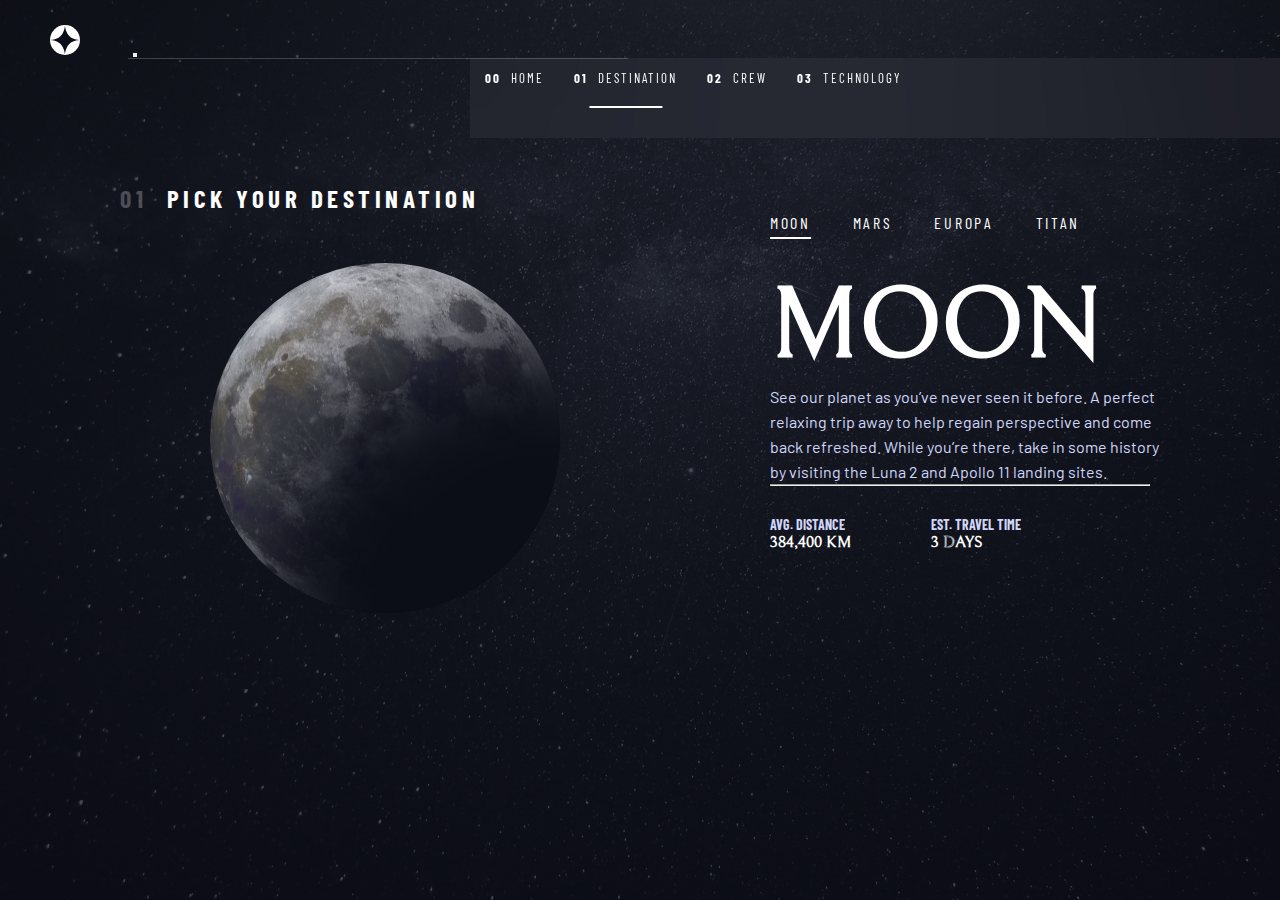
<file: destination.html>
<!DOCTYPE html>
<html lang="en">
<head>
  <meta charset="UTF-8">
  <meta name="viewport" content="width=device-width, initial-scale=1.0">
  <link rel="stylesheet" href="https://cdn.jsdelivr.net/npm/bootstrap@5.2.3/dist/css/bootstrap.min.css" integrity="sha384-rbsA2VBKQhggwzxH7pPCaAqO46MgnOM80zW1RWuH61DGLwZJEdK2Kadq2F9CUG65" crossorigin="anonymous">
  <link rel="stylesheet" href="./css/destination.css">
   <title>Space</title>
</head>
<body>
  
<nav class="navbar navbar-expand-lg">
  <a class="navbar-brand" href="#">
    <img src="./images/logo.svg" width="30" height="30" alt="logo">
  </a>
  <button class="navbar-toggler" type="button" data-toggle="collapse" data-target="#navbarSupportedContent" aria-controls="navbarSupportedContent" aria-expanded="false" aria-label="Toggle navigation">
    <span class="navbar-toggler-icon"></span>
  </button>
  <div class="hline"></div>
  <div class="collapse navbar-collapse" id="navbarSupportedContent">

    <ul class="navbar-nav ">
      <li class="nav-item ">
        <a class="nav-link" href="./home.html">
          <span class="nav-no">00</span> HOME
        </a>
      </li>
      <li class="nav-item active">
        <a class="nav-link" href="./destination.html">
          <span class="nav-no">01</span> DESTINATION
        </a>
      </li>
      <li class="nav-item">
        <a class="nav-link" href="#">
          <span class="nav-no">02</span> CREW
        </a>
      </li>
      <li class="nav-item">
        <a class="nav-link" href="#">
          <span class="nav-no">03</span> TECHNOLOGY
        </a>
      </li>
    
    </ul>
   
  </div>
</nav>

<div class="wrapper">
  <div class="pick">
    <h3><span>01</span> PICK YOUR DESTINATION</h3>
    <img width="350px" src="./images/moon.svg" alt="moon">
  </div>
  <div class="moon">
    <ul class="desti">
      <li class="m active">
       <a href="">MOON</a> 
      </li>
      <li class="m">
        <a href="">MARS</a>
      </li>
      <li class="m">
        <a href="">EUROPA</a>
      </li>
      <li class="m">
        <a href="">TITAN</a>
      </li>
    </ul>
    <h2>MOON</h2>
    <p>See our planet as you’ve never seen it before. A perfect relaxing trip away to help regain perspective and come back refreshed. While you’re there, take in some history by visiting the Luna 2 and Apollo 11 landing sites.</p>

    <hr>

    <div class="travel">
      <div class="distance">
        <h6>AVG. DISTANCE</h6>
        <h4>384,400 KM</h4>
      </div>
      <div class="time">
        <h6>EST. TRAVEL TIME</h6>
        <h4>3 DAYS</h4>
      </div>
    </div>
  </div>
</div>
  
</body>
</html>
</file>
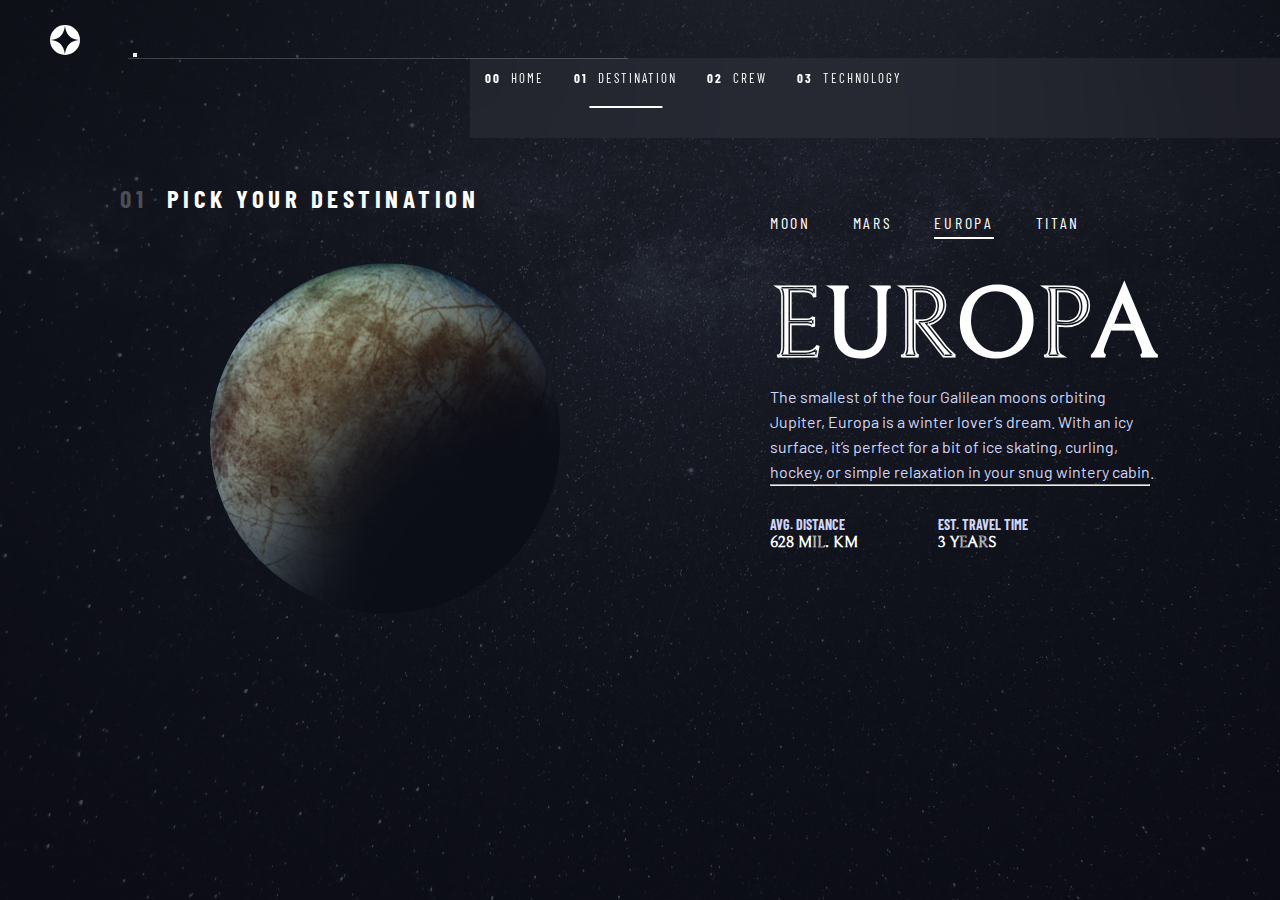
<file: destinations/europa.html>
<!DOCTYPE html>
<html lang="en">
<head>
  <meta charset="UTF-8">
  <meta name="viewport" content="width=device-width, initial-scale=1.0">
  <link rel="stylesheet" href="https://cdn.jsdelivr.net/npm/bootstrap@5.2.3/dist/css/bootstrap.min.css" integrity="sha384-rbsA2VBKQhggwzxH7pPCaAqO46MgnOM80zW1RWuH61DGLwZJEdK2Kadq2F9CUG65" crossorigin="anonymous">
  <link rel="stylesheet" href="../css/destination.css">
   <title>Space</title>
</head>
<body>
  
<nav class="navbar navbar-expand-lg">
  <a class="navbar-brand" href="#">
    <img src="../images/logo.svg" width="30" height="30" alt="logo">
  </a>
  <button class="navbar-toggler" type="button" data-toggle="collapse" data-target="#navbarSupportedContent" aria-controls="navbarSupportedContent" aria-expanded="false" aria-label="Toggle navigation">
    <span class="navbar-toggler-icon"></span>
  </button>
  <div class="hline"></div>
  <div class="collapse navbar-collapse" id="navbarSupportedContent">

    <ul class="navbar-nav ">
      <li class="nav-item ">
        <a class="nav-link" href="../home.html">
          <span class="nav-no">00</span> HOME
        </a>
      </li>
      <li class="nav-item active">
        <a class="nav-link" href="./destination.html">
          <span class="nav-no">01</span> DESTINATION
        </a>
      </li>
      <li class="nav-item">
        <a class="nav-link" href="../crew/commander.html">
          <span class="nav-no">02</span> CREW
        </a>
      </li>
      <li class="nav-item">
        <a class="nav-link" href="../technology/port.html">
          <span class="nav-no">03</span> TECHNOLOGY
        </a>
      </li>
    
    </ul>
   
  </div>
</nav>

<div class="wrapper">
  <div class="pick">
    <h3><span>01</span> PICK YOUR DESTINATION</h3>
    <img width="350px" src="../images/europa.svg" alt="europa">
  </div>
  <div class="moon">
    <ul class="desti">
      <li class="mo ">
       <a href="./moon.html">MOON</a> 
      </li>
      <li class="ma ">
        <a href="./mars.html">MARS</a>
      </li>
      <li class="e active">
        <a href="./europa.html">EUROPA</a>
      </li>
      <li class="t">
        <a href="./titan.html">TITAN</a>
      </li>
    </ul>
    <h2>EUROPA</h2>
    <p>The smallest of the four Galilean moons orbiting Jupiter, Europa is a winter lover’s dream. With an icy surface, it’s perfect for a bit of ice skating, curling, hockey, or simple relaxation in your snug wintery cabin.</p>

    <hr>

    <div class="travel">
      <div class="distance">
        <h6>AVG. DISTANCE</h6>
        <h4>628 MIL. KM</h4>
      </div>
      <div class="time">
        <h6>EST. TRAVEL TIME</h6>
        <h4>3 YEARS</h4>
      </div>
    </div>
  </div>
</div>
  
</body>
</html>
</file>
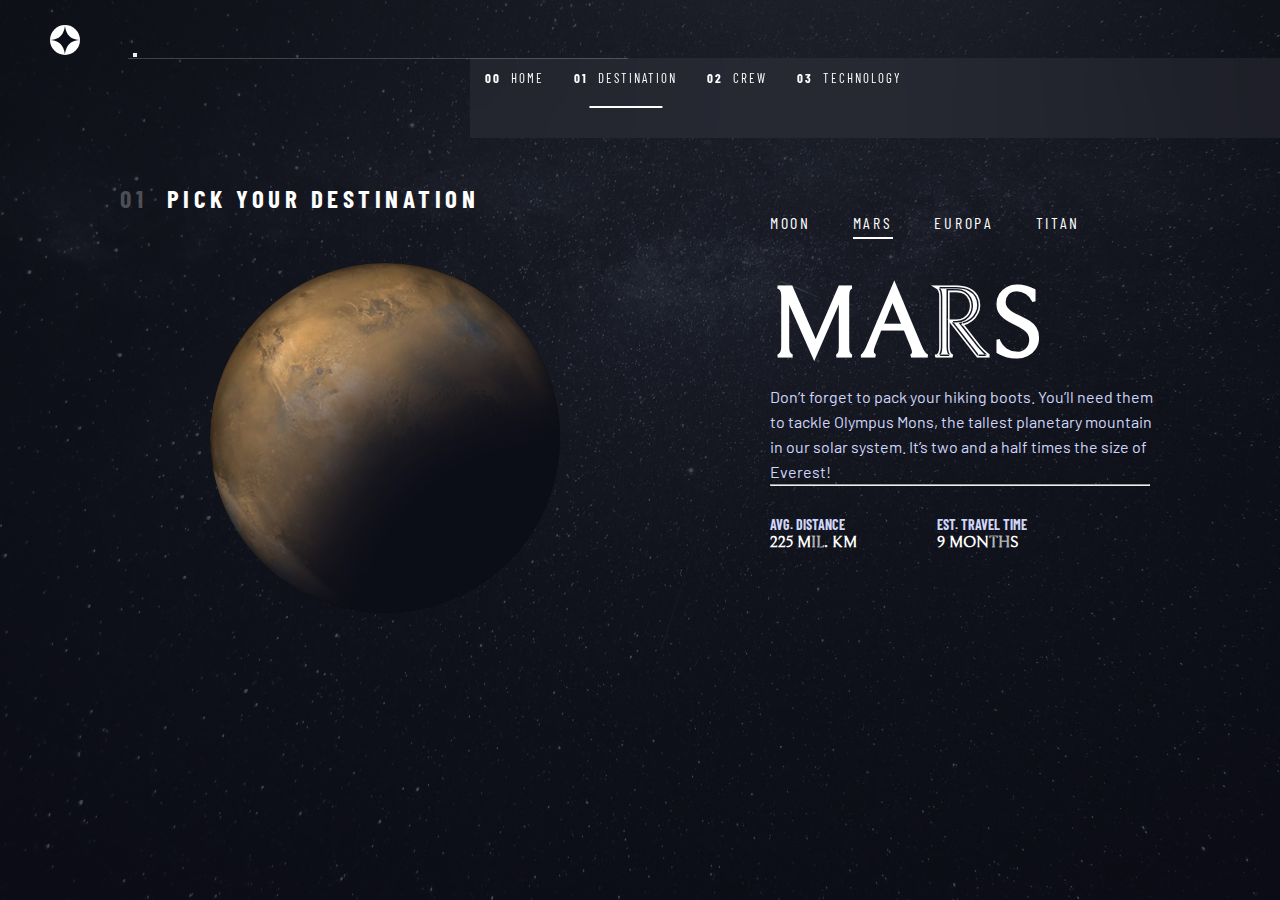
<file: destinations/mars.html>
<!DOCTYPE html>
<html lang="en">
<head>
  <meta charset="UTF-8">
  <meta name="viewport" content="width=device-width, initial-scale=1.0">
  <link rel="stylesheet" href="https://cdn.jsdelivr.net/npm/bootstrap@5.2.3/dist/css/bootstrap.min.css" integrity="sha384-rbsA2VBKQhggwzxH7pPCaAqO46MgnOM80zW1RWuH61DGLwZJEdK2Kadq2F9CUG65" crossorigin="anonymous">
  <link rel="stylesheet" href="../css/destination.css">
   <title>Space</title>
</head>
<body>
  
<nav class="navbar navbar-expand-lg">
  <a class="navbar-brand" href="#">
    <img src="../images/logo.svg" width="30" height="30" alt="logo">
  </a>
  <button class="navbar-toggler" type="button" data-toggle="collapse" data-target="#navbarSupportedContent" aria-controls="navbarSupportedContent" aria-expanded="false" aria-label="Toggle navigation">
    <span class="navbar-toggler-icon"></span>
  </button>
  <div class="hline"></div>
  <div class="collapse navbar-collapse" id="navbarSupportedContent">

    <ul class="navbar-nav ">
      <li class="nav-item ">
        <a class="nav-link" href="../home.html">
          <span class="nav-no">00</span> HOME
        </a>
      </li>
      <li class="nav-item active">
        <a class="nav-link" href="./destination.html">
          <span class="nav-no">01</span> DESTINATION
        </a>
      </li>
      <li class="nav-item">
        <a class="nav-link" href="../crew/commander.html">
          <span class="nav-no">02</span> CREW
        </a>
      </li>
      <li class="nav-item">
        <a class="nav-link" href="../technology/port.html">
          <span class="nav-no">03</span> TECHNOLOGY
        </a>
      </li>
    
    </ul>
   
  </div>
</nav>

<div class="wrapper">
  <div class="pick">
    <h3><span>01</span> PICK YOUR DESTINATION</h3>
    <img width="350px" src="../images/mars.svg" alt="mars">
  </div>
  <div class="moon">
    <ul class="desti">
      <li class="mo ">
       <a href="./moon.html">MOON</a> 
      </li>
      <li class="ma active">
        <a href="./mars.html">MARS</a>
      </li>
      <li class="e">
        <a href="./europa.html">EUROPA</a>
      </li>
      <li class="t">
        <a href="./titan.html">TITAN</a>
      </li>
    </ul>
    <h2>MARS</h2>
    <p>Don’t forget to pack your hiking boots. You’ll need them to tackle Olympus Mons, the tallest planetary mountain in our solar system. It’s two and a half times the size of Everest!</p>

    <hr>

    <div class="travel">
      <div class="distance">
        <h6>AVG. DISTANCE</h6>
        <h4>225 MIL. KM</h4>
      </div>
      <div class="time">
        <h6>EST. TRAVEL TIME</h6>
        <h4>9 MONTHS</h4>
      </div>
    </div>
  </div>
</div>
  
</body>
</html>
</file>
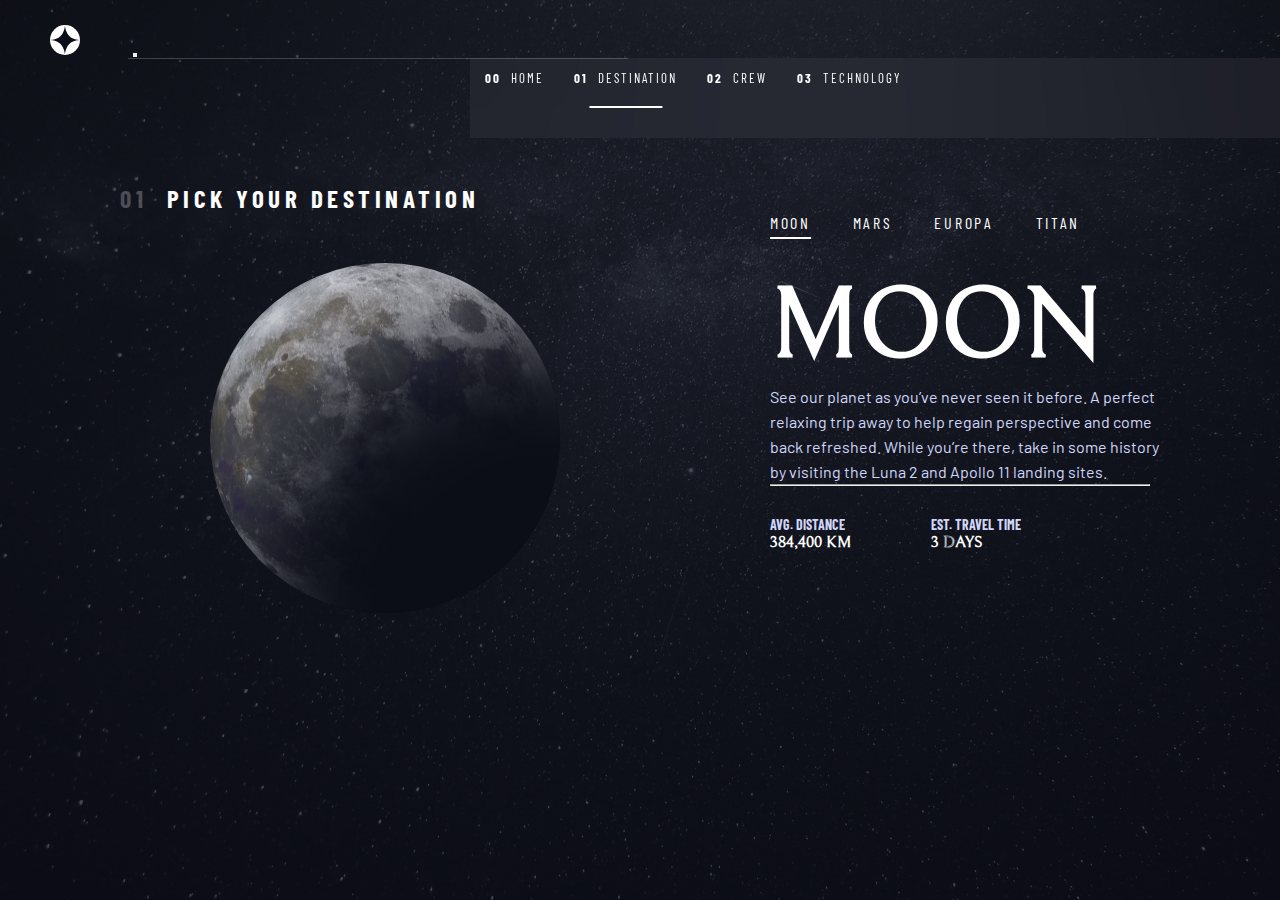
<file: destinations/moon.html>
<!DOCTYPE html>
<html lang="en">
<head>
  <meta charset="UTF-8">
  <meta name="viewport" content="width=device-width, initial-scale=1.0">
  <link rel="stylesheet" href="https://cdn.jsdelivr.net/npm/bootstrap@5.2.3/dist/css/bootstrap.min.css" integrity="sha384-rbsA2VBKQhggwzxH7pPCaAqO46MgnOM80zW1RWuH61DGLwZJEdK2Kadq2F9CUG65" crossorigin="anonymous">
  <link rel="stylesheet" href="../css/destination.css">
   <title>Space</title>
</head>
<body>
  
<nav class="navbar navbar-expand-lg">
  <a class="navbar-brand" href="#">
    <img src="../images/logo.svg" width="30" height="30" alt="logo">
  </a>
  <button class="navbar-toggler" type="button" data-toggle="collapse" data-target="#navbarSupportedContent" aria-controls="navbarSupportedContent" aria-expanded="false" aria-label="Toggle navigation">
    <span class="navbar-toggler-icon"></span>
  </button>
  <div class="hline"></div>
  <div class="collapse navbar-collapse" id="navbarSupportedContent">

    <ul class="navbar-nav ">
      <li class="nav-item ">
        <a class="nav-link" href="../home.html">
          <span class="nav-no">00</span> HOME
        </a>
      </li>
      <li class="nav-item active">
        <a class="nav-link" href="./destination.html">
          <span class="nav-no">01</span> DESTINATION
        </a>
      </li>
      <li class="nav-item">
        <a class="nav-link" href="../crew/commander.html">
          <span class="nav-no">02</span> CREW
        </a>
      </li>
      <li class="nav-item">
        <a class="nav-link" href="../technology/port.html">
          <span class="nav-no">03</span> TECHNOLOGY
        </a>
      </li>
    
    </ul>
   
  </div>
</nav>

<div class="wrapper">
  <div class="pick">
    <h3><span>01</span> PICK YOUR DESTINATION</h3>
    <img width="350px" src="../images/moon.svg" alt="moon">
  </div>
  <div class="moon">
    <ul class="desti">
      <li class="m active">
       <a href="">MOON</a> 
      </li>
      <li class="m">
        <a href="./mars.html">MARS</a>
      </li>
      <li class="m">
        <a href="./europa.html">EUROPA</a>
      </li>
      <li class="m">
        <a href="./titan.html">TITAN</a>
      </li>
    </ul>
    <h2>MOON</h2>
    <p>See our planet as you’ve never seen it before. A perfect relaxing trip away to help regain perspective and come back refreshed. While you’re there, take in some history by visiting the Luna 2 and Apollo 11 landing sites.</p>

    <hr>

    <div class="travel">
      <div class="distance">
        <h6>AVG. DISTANCE</h6>
        <h4>384,400 KM</h4>
      </div>
      <div class="time">
        <h6>EST. TRAVEL TIME</h6>
        <h4>3 DAYS</h4>
      </div>
    </div>
  </div>
</div>
  
</body>
</html>
</file>
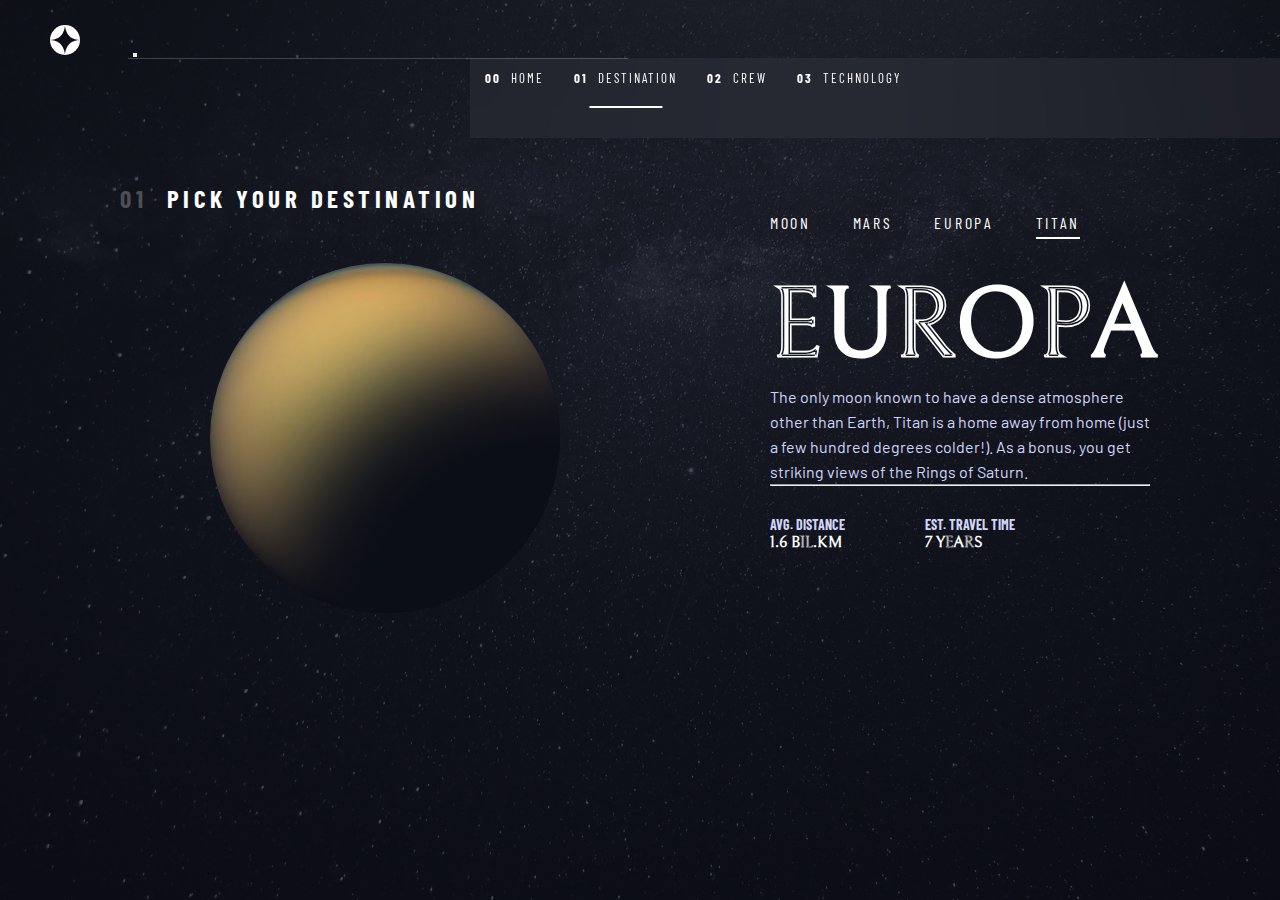
<file: destinations/titan.html>
<!DOCTYPE html>
<html lang="en">
<head>
  <meta charset="UTF-8">
  <meta name="viewport" content="width=device-width, initial-scale=1.0">
  <link rel="stylesheet" href="https://cdn.jsdelivr.net/npm/bootstrap@5.2.3/dist/css/bootstrap.min.css" integrity="sha384-rbsA2VBKQhggwzxH7pPCaAqO46MgnOM80zW1RWuH61DGLwZJEdK2Kadq2F9CUG65" crossorigin="anonymous">
  <link rel="stylesheet" href="../css/destination.css">
   <title>Space</title>
</head>
<body>
  
<nav class="navbar navbar-expand-lg">
  <a class="navbar-brand" href="#">
    <img src="../images/logo.svg" width="30" height="30" alt="logo">
  </a>
  <button class="navbar-toggler" type="button" data-toggle="collapse" data-target="#navbarSupportedContent" aria-controls="navbarSupportedContent" aria-expanded="false" aria-label="Toggle navigation">
    <span class="navbar-toggler-icon"></span>
  </button>
  <div class="hline"></div>
  <div class="collapse navbar-collapse" id="navbarSupportedContent">

    <ul class="navbar-nav ">
      <li class="nav-item ">
        <a class="nav-link" href="../home.html">
          <span class="nav-no">00</span> HOME
        </a>
      </li>
      <li class="nav-item active">
        <a class="nav-link" href="./destination.html">
          <span class="nav-no">01</span> DESTINATION
        </a>
      </li>
      <li class="nav-item">
        <a class="nav-link" href="../crew/commander.html">
          <span class="nav-no">02</span> CREW
        </a>
      </li>
      <li class="nav-item">
        <a class="nav-link" href="../technology/port.html">
          <span class="nav-no">03</span> TECHNOLOGY
        </a>
      </li>
    
    </ul>
   
  </div>
</nav>

<div class="wrapper">
  <div class="pick">
    <h3><span>01</span> PICK YOUR DESTINATION</h3>
    <img width="350px" src="../images/titan.svg" alt="titan">
  </div>
  <div class="moon">
    <ul class="desti">
      <li class="mo ">
       <a href="./moon.html">MOON</a> 
      </li>
      <li class="ma ">
        <a href="./mars.html">MARS</a>
      </li>
      <li class="e ">
        <a href="./europa.html">EUROPA</a>
      </li>
      <li class="t active">
        <a href="./titan.html">TITAN</a>
      </li>
    </ul>
    <h2>EUROPA</h2>
    <p>The only moon known to have a dense atmosphere other than Earth, Titan is a home away from home (just a few hundred degrees colder!). As a bonus, you get striking views of the Rings of Saturn.</p>

    <hr>

    <div class="travel">
      <div class="distance">
        <h6>AVG. DISTANCE</h6>
        <h4>1.6 BIL.KM</h4>
      </div>
      <div class="time">
        <h6>EST. TRAVEL TIME</h6>
        <h4>7 YEARS</h4>
      </div>
    </div>
  </div>
</div>
  
</body>
</html>
</file>
<file: css/destination.css>
@import url("https://fonts.googleapis.com/css2?family=Barlow&family=Barlow+Condensed:wght@400;700&family=Bellefair&display=swap");

* {
  padding: 0;
  margin: 0;
  box-sizing: border-box;
  color: #fff;
}

.nav-link:hover {
  color: #fff !important; 
}

a {
  text-decoration: none;
  color: #fff;
}

body {
  display: flex;
  flex-direction: column;
  background: url(../images/destination.svg) no-repeat;
  height: 100vh;
}

/* NAVBAR */
nav {
  position: relative;
  padding: 25px 0 !important;
  font-family: "Barlow Condensed", sans-serif;
}

.navbar-brand {
  padding: 0 50px !important;
}

.navbar-collapse {
  padding: 0 110px 0 0;
  margin-left: 470px;
  font-size: 13px;
  background: rgba(255, 255, 255, 0.05);
  backdrop-filter: blur(40.774227142333984px);
  height: 80px;
}

.hline {
  height: 1px;
  width: 500px;
  background-color: #ffffff33;
  position: absolute;
  left: 10vw;
  z-index: 1;
}

.navbar-nav {
  display: flex;
  margin-left: auto;
}

.nav-link {
  letter-spacing: 2px;
  white-space: nowrap;
  color: #fff;
}

.nav-no {
  font-weight: 700;
  margin-right: 5px;
}

.navbar-nav > li {
  display: flex;
  gap: 15px;
  float: left;
  position: relative;
}

.nav-item {
  padding: 12px 15px;
}

.navbar-nav .active a::after {
  content: " ";
  position: absolute;
  left: 50%;
  transform: translateX(-50%);
  width: 55%;
  bottom: -10px;
  border-bottom: 2px solid #fff;
}

.wrapper {
  margin: 0 120px;
  display: flex;
}

.no {
  font-family: "Barlow Condensed", sans-serif;
  font-size: 28px;
}

.pick h3 {
  font-family: "Barlow Condensed", sans-serif;
  font-size: 25px;
  letter-spacing: 4.5px;
  margin: 20px 0 50px;
}

.pick h3 span {
  color: #ffffff40;
  font-weight: 700;
  margin-right: 10px;
}

.pick img {
  margin-left: 90px;
}

.moon {
  margin-left: 210px;
}

ul.desti {
  margin: 50px 80px 30px 0;
  letter-spacing: 2.7px;
  font-family: "Barlow Condensed", sans-serif;
  font-size: 16px;
  display: flex;
  justify-content: space-between;
  padding: 0;
}

ul.desti .active {
  border-bottom: 2px solid #fff;
}

.desti li {
  list-style: none;
  padding-bottom: 5px;
}

.moon h2 {
  font-family: "Bellefair", serif;
  font-size: 100px;
}

.moon p {
  color: #d0d6f9;
  font-family: "Barlow", sans-serif;
  line-height: 25px;
  font-size: 16px;
  width: 100%;
}

hr {
  width: 380px;
  height: 1px;
  flex-shrink: 0;
}

.travel {
  display: flex;
  margin-top: 30px;
}

.distance {
  margin-right: 80px;
}

.distance h6, .time h6{
  color: #D0D6F9;
font-family: Barlow Condensed;
font-size: 14px;
}

.distance h4, .time h4 {
  font-family: 'Bellefair', serif;
}
</file>
